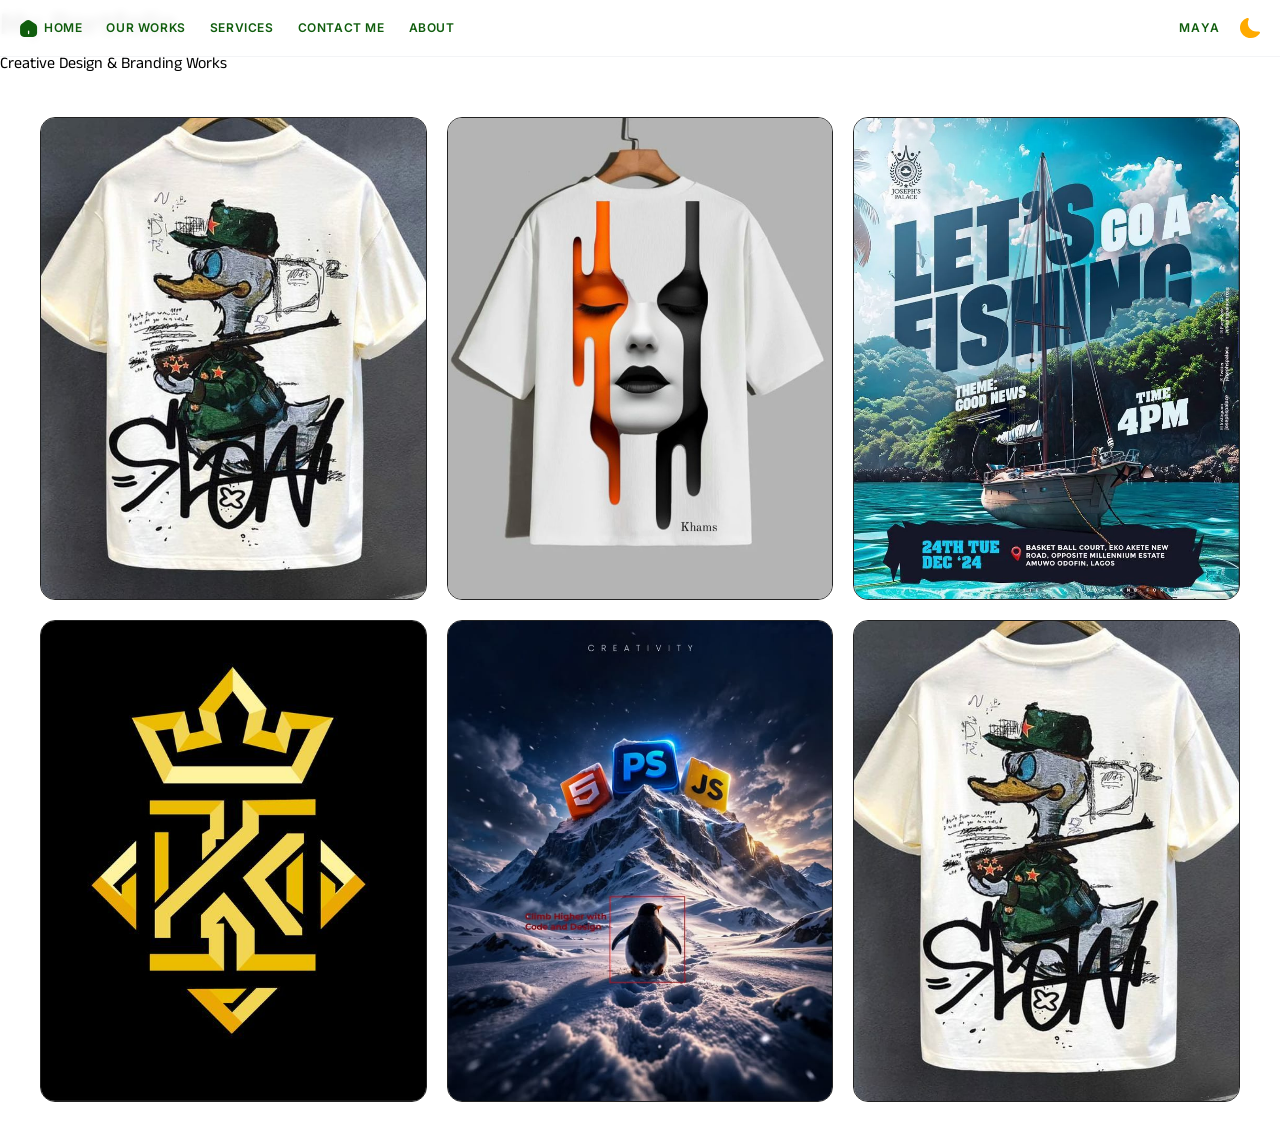
<file: portfolio.html>
<!DOCTYPE html>
<html lang="en">
<head>
    <meta charset="UTF-8">
    <meta name="viewport" content="width=device-width, initial-scale=1.0">
    <title>My Portfolio</title>
    <link rel="stylesheet" href="./style/portfolio.css">
</head>
<body>


  <!-- Navbar -->
  <nav class="navbar">
    <div class="navbar-container">
      <!-- Left: nav links -->
      <div class="nav-left">
        <a href="./index.html" class="nav-link">
          <svg width="18" height="17" viewBox="0 0 21 20" fill="none">
            <path d="M18.05 4.81774L12.29 0.787741C10.72 -0.312259 8.31001 -0.25226 6.8 0.91774L1.79 4.82774C0.79 5.60774 0 7.20774 0 8.46775V15.3678C0 17.9177 2.07 19.9978 4.62 19.9978H15.4C17.95 19.9978 20.02 17.9277 20.02 15.3778V8.59775C20.02 7.24774 19.15 5.58774 18.05 4.81774ZM10.76 15.9978C10.76 16.4078 10.42 16.7478 10.01 16.7478C9.60001 16.7478 9.26001 16.4078 9.26001 15.9978V12.9978C9.26001 12.5878 9.60001 12.2478 10.01 12.2478C10.42 12.2478 10.76 12.5878 10.76 12.9978V15.9978Z" fill="#105D0D"/>
          </svg>
          <span>HOME</span>
        </a>
        <a href="#works" class="nav-link">OUR WORKS</a>
        <a href="#services" class="nav-link">SERVICES</a>
        <a href="#contact" class="nav-link">CONTACT ME</a>
        <a href="#about" class="nav-link">ABOUT</a>
      </div>

      <!-- Right: brand + icon -->
      <div class="nav-right">
        <span class="brand-name">MAYA</span>
        <svg width="20" height="20" viewBox="0 0 20 20" fill="none">
          <path d="M19.8377 13.9368C19.6726 13.6667 19.2083 13.2464 18.0525 13.4465C17.4127 13.5566 16.7626 13.6066 16.1125 13.5766C13.7081 13.4766 11.5308 12.406 10.0138 10.7551C8.67235 9.30434 7.84677 7.4133 7.83645 5.37222C7.83645 4.23162 8.06352 3.13104 8.52788 2.09049C8.98193 1.07996 8.66203 0.549675 8.43501 0.329558C8.19767 0.0994366 7.64038 -0.220733 6.54655 0.2195C2.32599 1.94041 -0.284764 6.04258 0.0248116 10.4349C0.334388 14.5671 3.32696 18.099 7.28953 19.4297C8.23895 19.7499 9.23991 19.94 10.2718 19.98C10.4369 19.99 10.602 20 10.7671 20C14.2241 20 17.4643 18.4192 19.5075 15.7277C20.1989 14.7972 20.0132 14.2069 19.8377 13.9368Z" fill="#FFAA00"/>
        </svg>
      </div>

      <!-- Mobile: hamburger -->
      <button class="hamburger" id="hamburger" aria-label="Toggle menu">
        <span></span>
        <span></span>
        <span></span>
      </button>
    </div>

    <!-- Mobile menu -->
    <div class="mobile-menu" id="mobileMenu">
      <a href="#hero" class="mobile-nav-link">HOME</a>
      <a href="#works" class="mobile-nav-link">OUR WORKS</a>
      <a href="#services" class="mobile-nav-link">SERVICES</a>
      <a href="#contact" class="mobile-nav-link">CONTACT ME</a>
      <a href="#about" class="mobile-nav-link">ABOUT</a>
    </div>
  </nav>

    <header class="header">
        <h1>My Portfolio</h1>
        <p>Creative Design & Branding Works</p>
    </header>

    <main class="portfolio-container">

        <div class="gallery">

            <div class="item">
                <img src="content/1.jpg" alt="Project 1">
            </div>

            <div class="item">
                <img src="content/A1.jpg" alt="Project 2">
            </div>

            <div class="item">
                <img src="content/A2.webp" alt="Project 3">
            </div>

            <div class="item">
                <img src="content/A3.jpg" alt="Project 4">
            </div>

            <div class="item">
                <img src="content/A.jpg" alt="Project 5">
            </div>

            <div class="item">
                <img src="content/1.jpg" alt="Project 6">
            </div>

        </div>

    </main>

</body>
</html>
</file>
<file: style/portfolio.css>
@import url("./style.css");

.portfolio-container {
    padding: 40px;
    min-height: 100vh;
}


/* Grid layout */
.gallery {
    display: grid;
    grid-template-columns: repeat(auto-fit, minmax(360px, 1fr));
    gap: 20px;
}

/* Each image box */
.item {
    overflow: hidden;
    border-radius: 15px;
    border: 1px solid #222;
    transition: 0.3s;
}

/* Image style */
.item img {
    width: 100%;
    aspect-ratio: 4/5;
    object-fit: cover;
    display: block;
    transition: 0.4s ease;
}

/* Hover effect */
.item:hover {
    transform: scale(1.03);
    border-color: #ff4d4d;
}

.item:hover img {
    transform: scale(1.1);
}
</file>
